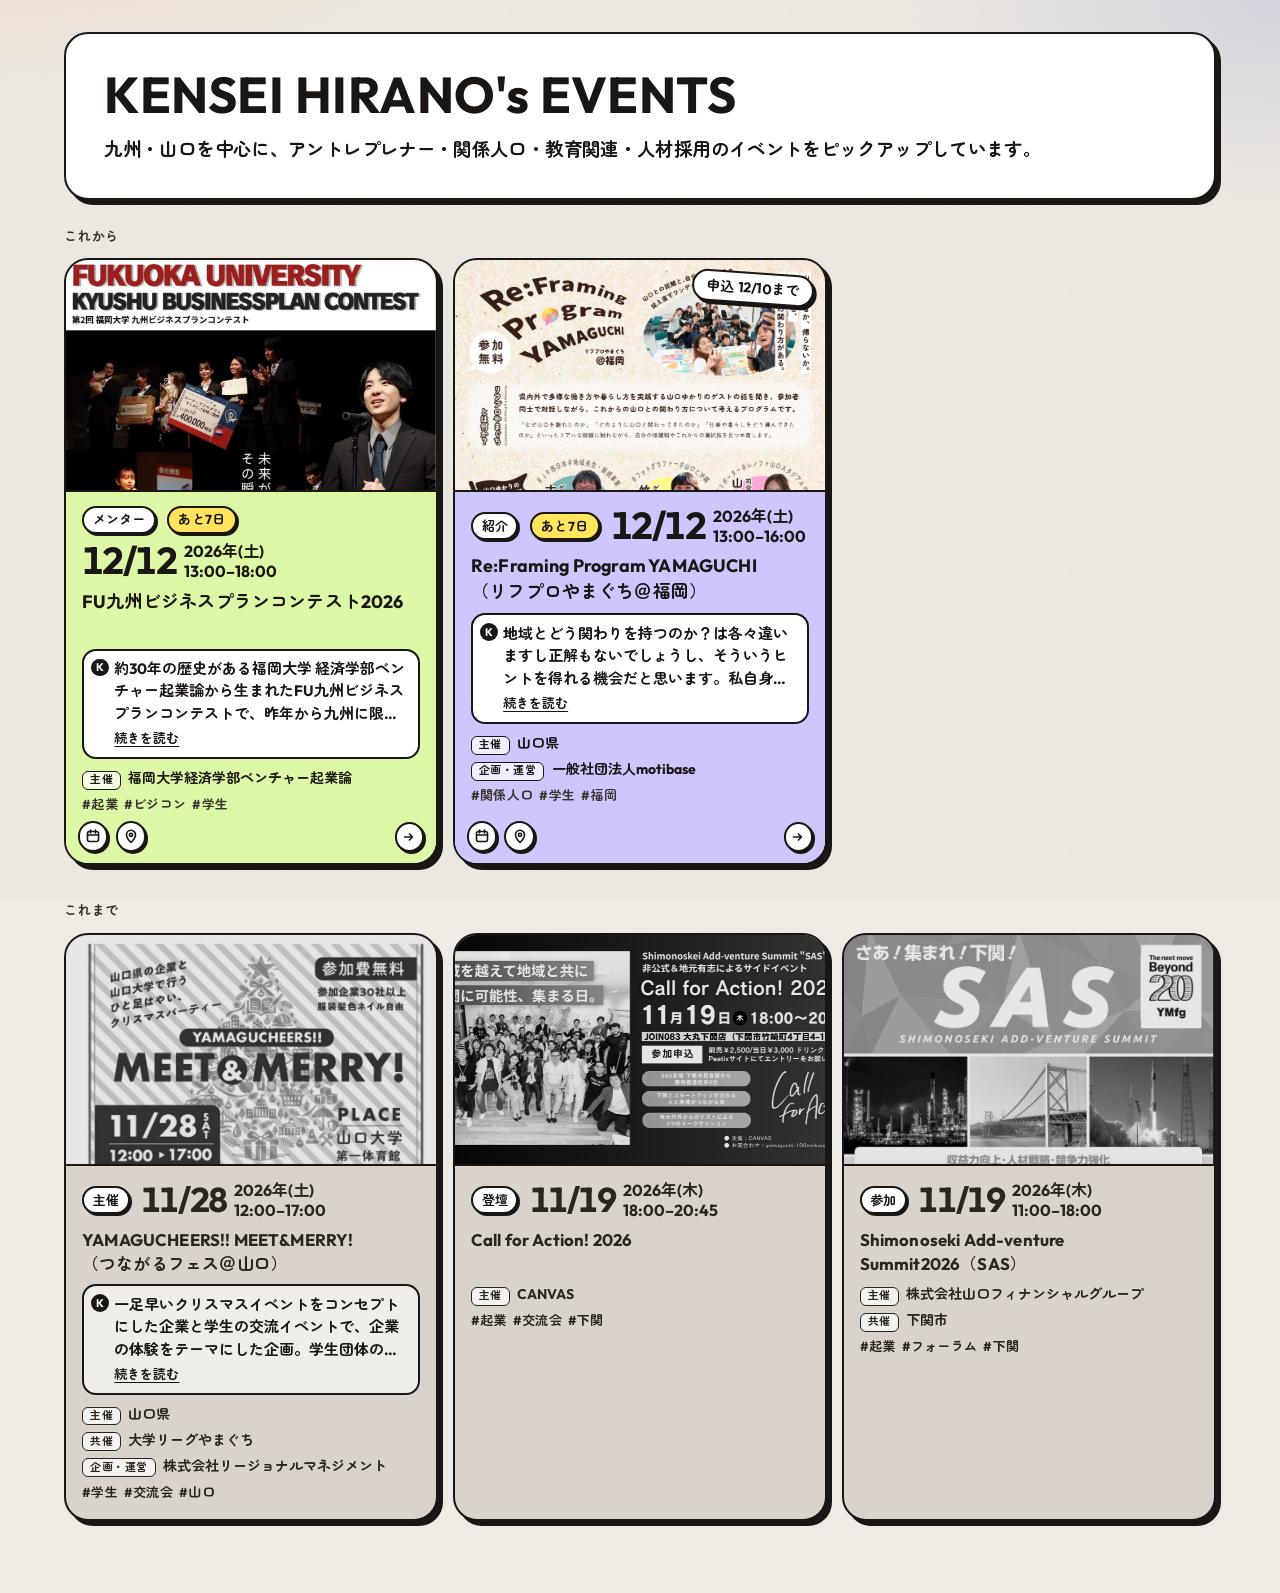
<file: index.html>
<!DOCTYPE html>
<html lang="ja">
<head>
  <meta charset="utf-8">
  <meta name="viewport" content="width=device-width, initial-scale=1">
  <meta name="color-scheme" content="light">
  <meta name="theme-color" content="#efeae3">
  <meta name="description" content="九州・山口を中心に、アントレプレナー・関係人口・教育関連・人材採用のイベントをピックアップしています。">
  <meta property="og:type" content="website">
  <meta property="og:title" content="KENSEI HIRANO's EVENTS">
  <meta property="og:description" content="九州・山口を中心に、アントレプレナー・関係人口・教育関連・人材採用のイベントをピックアップしています。">
  <meta property="og:url" content="https://koenma777.github.io/event/">
  <meta property="og:image" content="https://koenma777.github.io/event/images/og-share.png?v=3">
  <meta property="og:image:width" content="1200">
  <meta property="og:image:height" content="630">
  <meta name="twitter:card" content="summary_large_image">
  <meta name="twitter:title" content="KENSEI HIRANO's EVENTS">
  <meta name="twitter:description" content="九州・山口を中心に、アントレプレナー・関係人口・教育関連・人材採用のイベントをピックアップしています。">
  <meta name="twitter:image" content="https://koenma777.github.io/event/images/og-share.png?v=3">
  <title>KENSEI HIRANO's EVENTS</title>
  <link rel="preconnect" href="https://fonts.googleapis.com">
  <link rel="preconnect" href="https://fonts.gstatic.com" crossorigin>
  <link rel="stylesheet" href="https://fonts.googleapis.com/css2?family=Outfit:wght@400;700&family=Zen+Maru+Gothic:wght@400;700&display=swap">
  <link rel="icon" href="images/favicon.svg" type="image/svg+xml">
  <link rel="icon" href="images/favicon-32.png" sizes="32x32" type="image/png">
  <link rel="apple-touch-icon" href="images/apple-touch-icon.png">
  <link rel="stylesheet" href="styles.css">
</head>
<body>
  <div class="wrap">
    <header class="mast">
      <h1>KENSEI HIRANO's EVENTS</h1>
      <!-- 選ぶ基準を一文で。空のときは表示されない。例：若い人が地域と出会う場に、関わっています。 -->
      <p class="stance">九州・山口を中心に、アントレプレナー・関係人口・教育関連・人材採用のイベントをピックアップしています。</p>
    </header>
    <main>
      <noscript><p class="error">イベントの表示には JavaScript が必要です。</p></noscript>
      <section aria-labelledby="upcoming-title">
        <h2 id="upcoming-title">これから</h2>
        <ul id="upcoming" class="bento"></ul>
        <p id="upcoming-empty" class="empty" hidden>ありません</p>
      </section>
      <section aria-labelledby="past-title">
        <h2 id="past-title">これまで</h2>
        <ul id="past" class="bento"></ul>
        <p id="past-empty" class="empty" hidden>ありません</p>
      </section>
    </main>
  </div>
  <dialog id="flyer">
    <button type="button" class="flyer-close" aria-label="閉じる"></button>
    <img alt="">
  </dialog>
  <script type="module" src="main.js"></script>
</body>
</html>
</file>
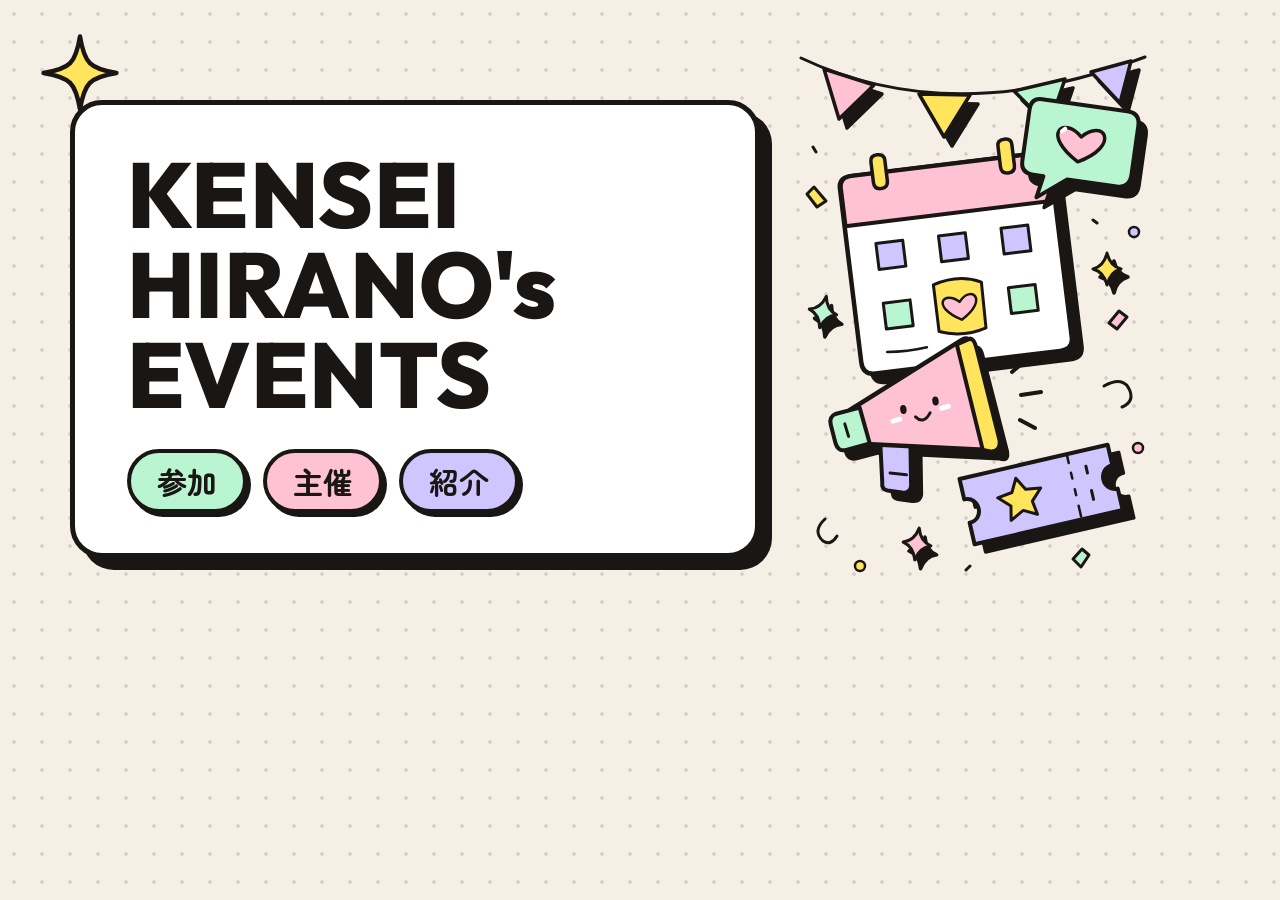
<file: tools/og-share.html>
<!doctype html><html lang="ja"><head><meta charset="utf-8">
<link rel="stylesheet" href="https://fonts.googleapis.com/css2?family=Outfit:wght@400;700;800&family=Zen+Maru+Gothic:wght@700&display=swap">
<style>
:root{--ink:#1a1614;--pink:#ffc2d4;--mint:#b9f5d0;--lav:#cfc6ff;--yel:#ffe45c}
*{box-sizing:border-box}
html,body{margin:0;width:1200px;height:630px;overflow:hidden}
body{background:#f6efe6;background-image:radial-gradient(#1a161422 2px,transparent 2px);background-size:28px 28px;font-family:Outfit,"Zen Maru Gothic",sans-serif;color:var(--ink);position:relative}
.card{position:absolute;left:70px;top:100px;width:690px;padding:44px 52px 40px;background:#fff;border:5px solid var(--ink);border-radius:32px;box-shadow:12px 12px 0 var(--ink)}
h1{margin:0;font-size:92px;line-height:.98;font-weight:800;letter-spacing:.005em}
.tags{display:flex;gap:16px;margin-top:30px}
.tag{font-family:"Zen Maru Gothic";font-weight:700;font-size:30px;padding:6px 26px;border:4px solid var(--ink);border-radius:999px;box-shadow:4px 4px 0 var(--ink)}
svg{position:absolute;overflow:visible}
</style></head><body>
<!-- sparkle top-left -->
<svg style="left:40px;top:28px" width="80" height="90" viewBox="0 0 90 90"><path d="M45 4 C50 34 56 40 86 45 C56 50 50 56 45 86 C40 56 34 50 4 45 C34 40 40 34 45 4Z" fill="var(--yel)" stroke="#1a1614" stroke-width="5" stroke-linejoin="round"/></svg>
<!-- illustration (drawn by Codex) -->
<svg style="left:780px;top:30px" xmlns="http://www.w3.org/2000/svg" width="400" height="570" viewBox="0 0 400 570" fill="none" stroke="#1a1614" stroke-width="3.5" stroke-linecap="round" stroke-linejoin="round">
  <defs>
    <path id="calendar" d="M70 145 Q70 134 83 134 H269 Q282 134 282 147 V321 Q282 333 269 333 H83 Q70 333 70 320 Z"/>
    <path id="bubble" d="M255 75 Q244 75 244 87 V139 Q244 151 257 151 H267 L263 173 L291 151 H341 Q354 151 354 138 V88 Q354 75 341 75 Z"/>
    <path id="ticket" d="M185 431 H337 V452 C321 452 321 476 337 476 V498 H185 V476 C201 476 201 452 185 452 Z"/>
    <path id="horn" d="M72 372 L193 318 Q201 315 202 326 L213 424 Q214 436 204 431 L83 408 Z"/>
    <path id="sparkle" d="M0-16 Q3-3 14 0 Q3 3 0 16 Q-3 3-14 0 Q-3-3 0-16 Z"/>
  </defs>

  <!-- A loose string of party pennants. -->
  <path d="M21 28 Q173 100 365 27" stroke-width="3"/>
  <g transform="translate(8 9)" fill="#1a1614">
    <path d="M44 39 L94 55 L59 89 Z"/>
    <path d="M139 64 L190 65 L164 107 Z"/>
    <path d="M234 61 L285 49 L269 96 Z"/>
    <path d="M311 42 L351 31 L340 73 Z"/>
  </g>
  <path d="M44 39 L94 55 L59 89 Z" fill="#ffc2d4"/>
  <path d="M139 64 L190 65 L164 107 Z" fill="#ffe45c"/>
  <path d="M234 61 L285 49 L269 96 Z" fill="#b9f5d0"/>
  <path d="M311 42 L351 31 L340 73 Z" fill="#cfc6ff"/>

  <!-- A calendar with one much-loved day. -->
  <g transform="rotate(-7 176 234)">
    <use href="#calendar" transform="translate(9 10)" fill="#1a1614"/>
    <use href="#calendar" fill="#ffffff" stroke-width="4.5"/>
    <path d="M71 183 V147 Q70 134 83 134 H269 Q282 134 282 147 V183 Z" fill="#ffc2d4" stroke-width="4"/>
    <path d="M104 143 V122 Q104 116 111 116 Q118 116 118 122 V143 Q118 150 111 150 Q104 150 104 143 Z" fill="#ffe45c"/>
    <path d="M232 143 V122 Q232 116 239 116 Q246 116 246 122 V143 Q246 150 239 150 Q232 150 232 143 Z" fill="#ffe45c"/>
    <path d="M99 204 H126 V230 H99 Z M162 204 H189 V230 H162 Z M225 204 H252 V230 H225 Z" fill="#cfc6ff" stroke-width="3"/>
    <path d="M99 264 H126 V290 H99 Z M225 264 H252 V290 H225 Z" fill="#b9f5d0" stroke-width="3"/>
    <path d="M151 252 Q177 244 199 255 L198 301 Q174 308 151 299 Z" fill="#ffe45c" stroke-width="3"/>
    <path d="M175 290 C145 273 161 258 175 272 C188 256 205 273 175 290 Z" fill="#ffc2d4" stroke-width="2.5"/>
    <path d="M97 313 Q117 315 137 313" stroke-width="2.5"/>
  </g>

  <!-- A friendly conversation above the calendar. -->
  <g transform="rotate(8 300 123)">
    <use href="#bubble" transform="translate(9 9)" fill="#1a1614"/>
    <use href="#bubble" fill="#b9f5d0" stroke-width="4"/>
    <path d="M299 132 C258 109 279 88 299 107 C319 85 340 110 299 132 Z" fill="#ffc2d4"/>
    <path d="M279 104 L282 101" stroke="#ffffff" stroke-width="4"/>
  </g>

  <!-- The little megaphone is ready to invite everyone. -->
  <g transform="rotate(-8 128 391)">
    <g transform="translate(9 10)" fill="#1a1614">
      <path d="M98 403 L128 408 L122 456 Q120 463 112 461 L98 457 Q92 455 94 448 Z"/>
      <use href="#horn"/>
      <path d="M57 374 L82 371 L87 408 L63 411 Q54 412 53 402 L51 384 Q50 376 57 374 Z"/>
    </g>
    <path d="M98 403 L128 408 L122 456 Q120 463 112 461 L98 457 Q92 455 94 448 Z" fill="#cfc6ff" stroke-width="4"/>
    <path d="M103 440 L119 444" stroke-width="3"/>
    <use href="#horn" fill="#ffc2d4" stroke-width="4.5"/>
    <path d="M187 322 L201 318 Q205 319 206 329 L216 423 Q216 433 207 433 L198 430 Z" fill="#ffe45c" stroke-width="4"/>
    <path d="M57 374 L82 371 L87 408 L63 411 Q54 412 53 402 L51 384 Q50 376 57 374 Z" fill="#b9f5d0" stroke-width="4"/>
    <path d="M65 385 L67 398" stroke-width="3"/>
    <ellipse cx="125" cy="379" rx="3.2" ry="4.5" fill="#1a1614" stroke="none"/>
    <ellipse cx="158" cy="375" rx="3.2" ry="4.5" fill="#1a1614" stroke="none"/>
    <path d="M136 388 Q143 397 151 386" stroke-width="3"/>
    <path d="M113 389 L120 388 M163 383 L170 382" stroke="#ffffff" stroke-width="5"/>
  </g>
  <path d="M232 342 L245 331 M241 365 L261 362 M240 390 L255 398" stroke-width="4"/>

  <!-- A keepsake ticket tucked into the foreground. -->
  <g transform="rotate(-13 261 464)">
    <use href="#ticket" transform="translate(9 10)" fill="#1a1614"/>
    <use href="#ticket" fill="#cfc6ff" stroke-width="4"/>
    <path d="M295 433 V440 M295 450 V456 M295 467 V473 M295 484 V495" stroke-width="2.5"/>
    <path d="M240 443 L247 456 L262 458 L251 469 L253 483 L240 476 L226 483 L229 469 L218 458 L233 456 Z" fill="#ffe45c" stroke-width="3"/>
    <path d="M311 447 V454 M311 472 V481" stroke-width="3"/>
  </g>

  <!-- Scattered handmade party bits and four-point stars. -->
  <g transform="translate(327 239)">
    <use href="#sparkle" transform="translate(7 8)" fill="#1a1614"/>
    <use href="#sparkle" fill="#ffe45c" stroke-width="3"/>
  </g>
  <g transform="translate(43 282) rotate(12)">
    <use href="#sparkle" transform="translate(7 8)" fill="#1a1614"/>
    <use href="#sparkle" fill="#b9f5d0" stroke-width="3"/>
  </g>
  <g transform="translate(137 514) rotate(8)">
    <use href="#sparkle" transform="translate(7 8)" fill="#1a1614"/>
    <use href="#sparkle" fill="#ffc2d4" stroke-width="3"/>
  </g>
  <path d="M329 293 L339 281 L347 287 L337 299 Z" fill="#ffc2d4" stroke-width="3"/>
  <path d="M37 177 L27 164 L34 157 L46 171 Z" fill="#ffe45c" stroke-width="3"/>
  <path d="M293 529 L302 519 L309 525 L301 537 Z" fill="#b9f5d0" stroke-width="3"/>
  <path d="M324 356 Q344 345 350 361 Q354 372 342 377" stroke-width="3"/>
  <path d="M45 489 Q32 501 43 511 Q51 516 57 506" stroke-width="3"/>
  <circle cx="354" cy="202" r="5" fill="#cfc6ff" stroke-width="2.5"/>
  <circle cx="80" cy="536" r="5" fill="#ffe45c" stroke-width="2.5"/>
  <circle cx="358" cy="418" r="5" fill="#ffc2d4" stroke-width="2.5"/>
  <path d="M33 117 L36 122 M313 190 L317 193 M186 540 L190 536" stroke-width="3"/>
</svg>
<div class="card">
 <h1>KENSEI<br>HIRANO's<br>EVENTS</h1>
 <div class="tags"><span class="tag" style="background:var(--mint)">参加</span><span class="tag" style="background:var(--pink)">主催</span><span class="tag" style="background:var(--lav)">紹介</span></div>
</div>
</body></html>
</file>
<file: styles.css>
:root {
  --bg: #efeae3;
  --ink: #1a1614;
  --muted: #3a342e;
  --note: #2a261f;
  --focus: #0f6e56;
  --card: #fffdfb;
  --past: #d9d3cb;
  --shadow: 0 1px 2px rgba(28, 22, 18, 0.06), 0 12px 28px rgba(28, 22, 18, 0.08);
  --lift: 0 10px 24px rgba(28, 22, 18, 0.12), 0 22px 44px rgba(28, 22, 18, 0.16);
  color-scheme: light;
}

* { box-sizing: border-box; }

html { background: var(--bg); }

body {
  margin: 0;
  min-height: 100vh;
  background:
    radial-gradient(900px 420px at 0% -10%, rgba(232, 176, 138, 0.28), transparent 60%),
    radial-gradient(700px 380px at 100% 0%, rgba(125, 147, 214, 0.22), transparent 55%),
    var(--bg);
  color: var(--ink);
  font-family: "Outfit", "Zen Maru Gothic", "Hiragino Maru Gothic ProN", "Yu Gothic", Meiryo, sans-serif;
  font-weight: 400;
  font-size: 1rem;
  line-height: 1.65;
  line-break: strict;
  text-rendering: optimizeLegibility;
  -webkit-text-size-adjust: 100%;
}

body::before {
  content: "";
  pointer-events: none;
  position: fixed;
  inset: 0;
  opacity: 0.18;
  background-image: url("data:image/svg+xml,%3Csvg xmlns='http://www.w3.org/2000/svg' width='140' height='140'%3E%3Cfilter id='n'%3E%3CfeTurbulence type='fractalNoise' baseFrequency='.85' numOctaves='2' stitchTiles='stitch'/%3E%3C/filter%3E%3Crect width='140' height='140' filter='url(%23n)' opacity='.55'/%3E%3C/svg%3E");
  mix-blend-mode: multiply;
}

.wrap {
  position: relative;
  width: min(100% - 1.5rem, 42rem);
  margin-inline: auto;
  padding-block: 1.25rem 3.5rem;
}

.mast {
  margin-bottom: 1.6rem;
  padding: 1.6rem 1.7rem 1.7rem;
  border: 2.5px solid var(--ink);
  border-radius: 24px;
  background: #fff;
  box-shadow: 5px 5px 0 var(--ink);
}

h1 {
  margin: 0;
  max-width: 14ch;
  font-size: clamp(1.7rem, 7vw, 2.4rem);
  font-weight: 700;
  letter-spacing: 0.01em;
  line-height: 1.15;
}


h2 {
  margin: 0 0 0.7rem;
  color: var(--muted);
  font-size: 0.8125rem;
  font-weight: 700;
  letter-spacing: 0.06em;
}

section + section { margin-top: 2.2rem; }

.bento {
  display: grid;
  grid-template-columns: 1fr;
  gap: 0.75rem;
  list-style: none;
  margin: 0;
  padding: 0;
}

.event {
  display: flex;
  min-width: 0;
  opacity: 1;
}

.tile {
  position: relative;
  display: flex;
  flex-direction: column;
  width: 100%;
  min-width: 0;
  overflow: hidden;
  border-radius: 24px;
  background: var(--card);
  color: inherit;
  text-decoration: none;
  box-shadow: var(--shadow);
}

.frame {
  display: block;
  flex: none;
  width: 100%;
  height: auto;
  margin: 0;
  padding: 0;
  border: 0;
  aspect-ratio: 16 / 10;
  overflow: hidden;
  background: #221e1b;
  cursor: zoom-in;
}

.photo {
  display: block;
  width: 100%;
  height: 100%;
  object-fit: cover;
  object-position: center top;
  transition: transform 0.45s ease;
}

.frame:focus-visible {
  outline: 2px solid var(--focus);
  outline-offset: -3px;
}

.event-body {
  display: flex;
  flex-direction: column;
  gap: 0.35rem;
  min-width: 0;
  padding: 0.9rem 1rem 1rem;
  color: inherit;
  text-decoration: none;
}

.meta {
  display: flex;
  flex-wrap: wrap;
  align-items: center;
  gap: 0.45rem 0.7rem;
}

.datemark {
  display: flex;
  align-items: center;
  gap: 0.45rem;
  min-width: 0;
  color: var(--ink);
}

.num {
  font-size: 2.35rem;
  font-weight: 700;
  letter-spacing: -0.04em;
  line-height: 0.9;
  font-variant-numeric: tabular-nums;
}

.sub {
  display: flex;
  flex-direction: column;
  font-size: 1rem;
  font-weight: 700;
  letter-spacing: 0;
  line-height: 1.25;
}

.tag {
  flex: none;
  padding: 0.2rem 0.55rem;
  border: 1px solid rgba(26, 22, 20, 0.16);
  border-radius: 999px;
  background: #fff;
  font-size: 0.8125rem;
  font-weight: 700;
  line-height: 1.35;
  letter-spacing: 0;
}

.soon {
  flex: none;
  padding: 0.2rem 0.6rem;
  border-radius: 999px;
  background: var(--ink);
  color: #fff;
  font-size: 0.8125rem;
  font-weight: 700;
  line-height: 1.35;
  letter-spacing: 0.02em;
}

.tag-attend { color: #0d5c42; }
.tag-host { color: #7a2e14; }
.tag-recommend { color: #1a365d; }
.tag-other { color: #1a1614; }

h3 {
  margin: 0.1rem 0 0;
  font-size: 1.12rem;
  font-weight: 700;
  letter-spacing: 0.01em;
  line-height: 1.45;
  overflow-wrap: anywhere;
  text-wrap: balance;
}

.is-hero .num { font-size: 4.4rem; }
.is-hero h3 { font-size: 1.45rem; }

.where,
.note {
  margin: 0;
  overflow-wrap: anywhere;
  font-size: 1rem;
  line-height: 1.5;
}

.where { color: var(--muted); font-weight: 700; }
.org {
  display: grid;
  gap: 0.3rem;
  margin: 0.15rem 0 0;
  padding: 0;
  list-style: none;
  color: var(--muted);
  font-size: 0.875rem;
  line-height: 1.45;
}
.org li {
  display: flex;
  align-items: baseline;
  gap: 0.45rem;
  min-width: 0;
}
.org .role {
  flex: none;
  padding: 0.05rem 0.45rem;
  border: 1.5px solid currentColor;
  border-radius: 6px;
  background: rgba(255, 255, 255, 0.7);
  font-size: 0.6875rem;
  font-weight: 700;
  line-height: 1.4;
  letter-spacing: 0.04em;
}
.org-name {
  min-width: 0;
  font-weight: 700;
  overflow-wrap: anywhere;
}
#past .org { color: #2a261f; }
.comment {
  position: relative;
  margin: 0.15rem 0 0.1rem;
  padding: 0.45rem 0.7rem 0.45rem 1.9rem;
  border: 2px solid var(--ink);
  border-radius: 14px;
  background: #fff;
  color: var(--ink);
  font-size: 0.9375rem;
  font-weight: 700;
  line-height: 1.5;
  overflow-wrap: anywhere;
}
.comment::before {
  content: "K";
  position: absolute;
  left: 0.45rem;
  top: 0.5rem;
  display: grid;
  place-items: center;
  width: 1.1rem;
  height: 1.1rem;
  border-radius: 999px;
  background: var(--ink);
  color: #fff;
  font-family: "Outfit", sans-serif;
  font-size: 0.6875rem;
  font-weight: 700;
  line-height: 1;
}
#past .comment { background: rgba(255, 255, 255, 0.6); }
.comment-text {
  margin: 0;
  display: -webkit-box;
  -webkit-line-clamp: 3;
  -webkit-box-orient: vertical;
  overflow: hidden;
}
.comment.is-open .comment-text {
  display: block;
  -webkit-line-clamp: unset;
}
.comment-more {
  margin: 0.25rem 0 0;
  padding: 0;
  border: 0;
  background: none;
  color: var(--ink);
  font: inherit;
  font-size: 0.8125rem;
  font-weight: 700;
  text-decoration: underline;
  text-underline-offset: 0.2em;
  cursor: pointer;
}
.stance {
  margin: 0.7rem 0 0;
  font-size: clamp(0.95rem, 2.6vw, 1.15rem);
  font-weight: 700;
  line-height: 1.6;
  letter-spacing: 0.02em;
}
.stance:empty { display: none; }
.tags {
  margin: 0;
  color: var(--muted);
  font-size: 0.8125rem;
  font-weight: 700;
  letter-spacing: 0.02em;
  line-height: 1.5;
  word-spacing: 0.3em;
  overflow-wrap: anywhere;
}
#past .tags { color: #2a261f; }
.note { color: var(--note); }

#upcoming .has-arrow .event-body { padding-bottom: 3rem; }

#upcoming .has-arrow .event-body::after {
  content: "";
  position: absolute;
  z-index: 2;
  right: 0.75rem;
  bottom: 0.7rem;
  width: 1.6rem;
  height: 1.6rem;
  border-radius: 999px;
  background: #fff url("data:image/svg+xml,%3Csvg xmlns='http://www.w3.org/2000/svg' viewBox='0 0 16 16'%3E%3Cpath d='M3 8h9M8.5 4.5 12 8l-3.5 3.5' fill='none' stroke='%231a1614' stroke-width='1.8' stroke-linecap='round' stroke-linejoin='round'/%3E%3C/svg%3E") center / 0.9rem no-repeat;
  box-shadow: 0 2px 6px rgba(26, 22, 20, 0.16);
}

#upcoming .tile,
#past .tile {
  border: 2.5px solid var(--ink);
  box-shadow: 5px 5px 0 var(--ink);
}
#upcoming .event[data-kind] .tile { background: #fff; }
#upcoming .frame,
#past .frame { border-bottom: 2.5px solid var(--ink); }
#upcoming .event-body,
#past .event-body { flex: 1; }
#upcoming .event[data-kind="参加"] .event-body { background: #b9f5d0; }
#upcoming .event[data-kind="主催"] .event-body { background: #ffc2d4; }
#upcoming .event[data-kind="紹介"] .event-body { background: #cfc6ff; }
#upcoming .event[data-kind="登壇"] .event-body { background: #ffd8a8; }
#upcoming .event[data-kind="講師"] .event-body { background: #fff3b8; }
#upcoming .event[data-kind="メンター"] .event-body { background: #dcf7a6; }
#upcoming .event[data-kind="審査"] .event-body { background: #f2e2c6; }
#upcoming .event[data-kind="運営"] .event-body { background: #b5e3ff; }
#upcoming .tag,
#past .tag {
  border: 2px solid var(--ink);
  background: #fff;
  color: var(--ink);
  box-shadow: 2px 2px 0 var(--ink);
}
#upcoming .soon {
  border: 2px solid var(--ink);
  background: #ffe45c;
  color: var(--ink);
  box-shadow: 2px 2px 0 var(--ink);
}
#upcoming .org { color: var(--ink); }
#upcoming .has-arrow .event-body::after {
  border: 2px solid var(--ink);
  box-shadow: 2px 2px 0 var(--ink);
}
@media (hover: hover) {
  #upcoming .event .tile:hover,
  #upcoming .event:nth-child(even) .tile:hover,
  #past .event .tile:hover,
  #past .event:nth-child(even) .tile:hover {
    box-shadow: 8px 8px 0 var(--ink);
  }
}

.deadline {
  flex: none;
  padding: 0.2rem 0.6rem;
  border: 2px solid var(--ink);
  border-radius: 999px;
  background: #fff;
  color: var(--ink);
  box-shadow: 2px 2px 0 var(--ink);
  font-size: 0.8125rem;
  font-weight: 700;
  line-height: 1.35;
  letter-spacing: 0.02em;
}
.deadline.is-sticker {
  position: absolute;
  z-index: 3;
  top: 0.7rem;
  right: 0.7rem;
  padding: 0.3rem 0.75rem;
  font-size: 0.875rem;
  box-shadow: 3px 3px 0 var(--ink);
  transform: rotate(4deg);
  pointer-events: none;
}
.deadline.is-sticker.is-closed {
  background: #eee;
  box-shadow: none;
}
.actions .deadline { align-self: center; }
.deadline.is-closed {
  border-style: dashed;
  box-shadow: none;
  color: var(--muted);
  text-decoration: line-through;
}

.actions {
  position: absolute;
  z-index: 3;
  left: 0.75rem;
  bottom: 0.7rem;
  display: flex;
  gap: 0.45rem;
}
.cal { position: relative; }
.act {
  display: block;
  width: 1.9rem;
  height: 1.9rem;
  margin: 0;
  padding: 0;
  border: 2px solid var(--ink);
  border-radius: 999px;
  background-color: #fff;
  background-position: center;
  background-repeat: no-repeat;
  background-size: 1rem;
  box-shadow: 2px 2px 0 var(--ink);
  cursor: pointer;
}
.act:hover { transform: translate(-1px, -1px); box-shadow: 3px 3px 0 var(--ink); }
.act:focus-visible { outline: 2px solid var(--focus); outline-offset: 2px; }
.cal-menu {
  position: absolute;
  left: 0;
  bottom: calc(100% + 0.5rem);
  display: flex;
  flex-direction: column;
  min-width: 11rem;
  overflow: hidden;
  border: 2px solid var(--ink);
  border-radius: 14px;
  background: #fff;
  box-shadow: 3px 3px 0 var(--ink);
}
.cal-menu[hidden] { display: none; }
.cal-menu a,
.cal-menu button {
  display: block;
  margin: 0;
  padding: 0.55rem 0.8rem;
  border: 0;
  background: none;
  color: var(--ink);
  font: inherit;
  font-size: 0.875rem;
  font-weight: 700;
  text-align: left;
  text-decoration: none;
  cursor: pointer;
}
.cal-menu a + button { border-top: 2px solid var(--ink); }
.cal-menu a:hover,
.cal-menu button:hover { background: #ffe45c; }

#past .tile,
#past .event[data-kind] .tile {
  background: var(--past);
  color: #2a261f;
}

#past .photo { filter: grayscale(1) brightness(0.9); }
#past .num { font-size: 2.15rem; color: #2a261f; }
#past h3 { font-size: 1.05rem; }
#past .where,
#past .note,
#past .sub { color: #2a261f; }
#past .event:not(.has-image) .tile { min-height: 12rem; }
#past .note {
  display: -webkit-box;
  -webkit-line-clamp: 2;
  -webkit-box-orient: vertical;
  overflow: hidden;
}

.tile,
.photo { transition: transform 0.22s ease, box-shadow 0.22s ease; }

.tile:focus-visible {
  transform: translateY(-6px);
  box-shadow: var(--lift);
  outline: 2px solid var(--focus);
  outline-offset: 3px;
}

.empty,
.error { overflow-wrap: anywhere; }

.empty {
  margin: 0.15rem 0 0;
  padding: 1rem 1.1rem;
  border: 2.5px dashed var(--ink);
  border-radius: 24px;
  background: #fff;
  color: var(--muted);
  font-size: 1rem;
}

.empty[hidden] { display: none; }

.error { margin: 0 0 1rem; color: #7a2e14; font-weight: 700; }

@keyframes rise {
  from { transform: translateY(8px); }
  to { transform: none; }
}

@media (prefers-reduced-motion: no-preference) {
  .event {
    animation: rise 0.45s ease;
    animation-delay: calc(var(--i, 0) * 40ms);
  }
}

@media (hover: hover) {
  .event .tile:hover {
    transform: translateY(-6px) rotate(-0.4deg);
    box-shadow: var(--lift);
  }
  .event:nth-child(even) .tile:hover { transform: translateY(-6px) rotate(0.4deg); }
  .tile:hover .photo { transform: scale(1.045); }
}

@media (prefers-reduced-motion: reduce) {
  .event,
  .mast { animation: none; }
  .tile,
  .photo { transition: none; }
  .tile:hover,
  .tile:focus-visible,
  .event .tile:hover,
  .event:nth-child(even) .tile:hover { transform: none; }
  .tile:hover .photo,
  .tile:focus-visible .photo { transform: none; }
}

@media (min-width: 700px) {
  .wrap { width: min(100% - 2.5rem, 56rem); }

  .mast { padding: 2rem 2.4rem 2.1rem; }

  #upcoming,
  #past {
    grid-template-columns: repeat(2, minmax(0, 1fr));
    gap: 0.85rem;
    align-items: start;
  }

  #upcoming,
  #past { align-items: stretch; }
  #upcoming .frame { aspect-ratio: 16 / 10; }
  #upcoming .is-hero .num { font-size: 2.35rem; }
  #upcoming .is-hero h3 { font-size: 1.12rem; }

  #upcoming h3,
  #past h3 {
    display: -webkit-box;
    -webkit-line-clamp: 2;
    -webkit-box-orient: vertical;
    overflow: hidden;
    min-height: calc(2em * 1.45);
  }
}

@media (min-width: 1024px) {
  .wrap {
    width: min(100% - 3rem, 72rem);
    padding-block: 2rem 4.5rem;
  }

  h1 { font-size: 3.15rem; max-width: none; }

  #upcoming,
  #past {
    grid-template-columns: repeat(3, minmax(0, 1fr));
    gap: 0.9rem;
  }

  #past .event:not(.has-image) .tile { min-height: 14rem; }
}

#flyer {
  width: min(92vw, 40rem);
  max-height: 92vh;
  margin: auto;
  padding: 0;
  border: 0;
  background: transparent;
  overflow: auto;
}

#flyer::backdrop { background: rgba(23, 20, 18, 0.78); }

#flyer img {
  display: block;
  width: 100%;
  height: auto;
}

.flyer-close {
  position: sticky;
  top: 0.6rem;
  float: right;
  z-index: 1;
  width: 2.25rem;
  height: 2.25rem;
  margin: 0.6rem 0.6rem 0 0;
  border: 0;
  border-radius: 999px;
  background: #fff url("data:image/svg+xml,%3Csvg xmlns='http://www.w3.org/2000/svg' viewBox='0 0 16 16'%3E%3Cpath d='M4 4l8 8M12 4l-8 8' fill='none' stroke='%231a1614' stroke-width='1.8' stroke-linecap='round'/%3E%3C/svg%3E") center / 0.9rem no-repeat;
  box-shadow: 0 2px 8px rgba(26, 22, 20, 0.2);
  cursor: pointer;
}

html:has(#flyer[open]) { overflow: hidden; }
</file>
